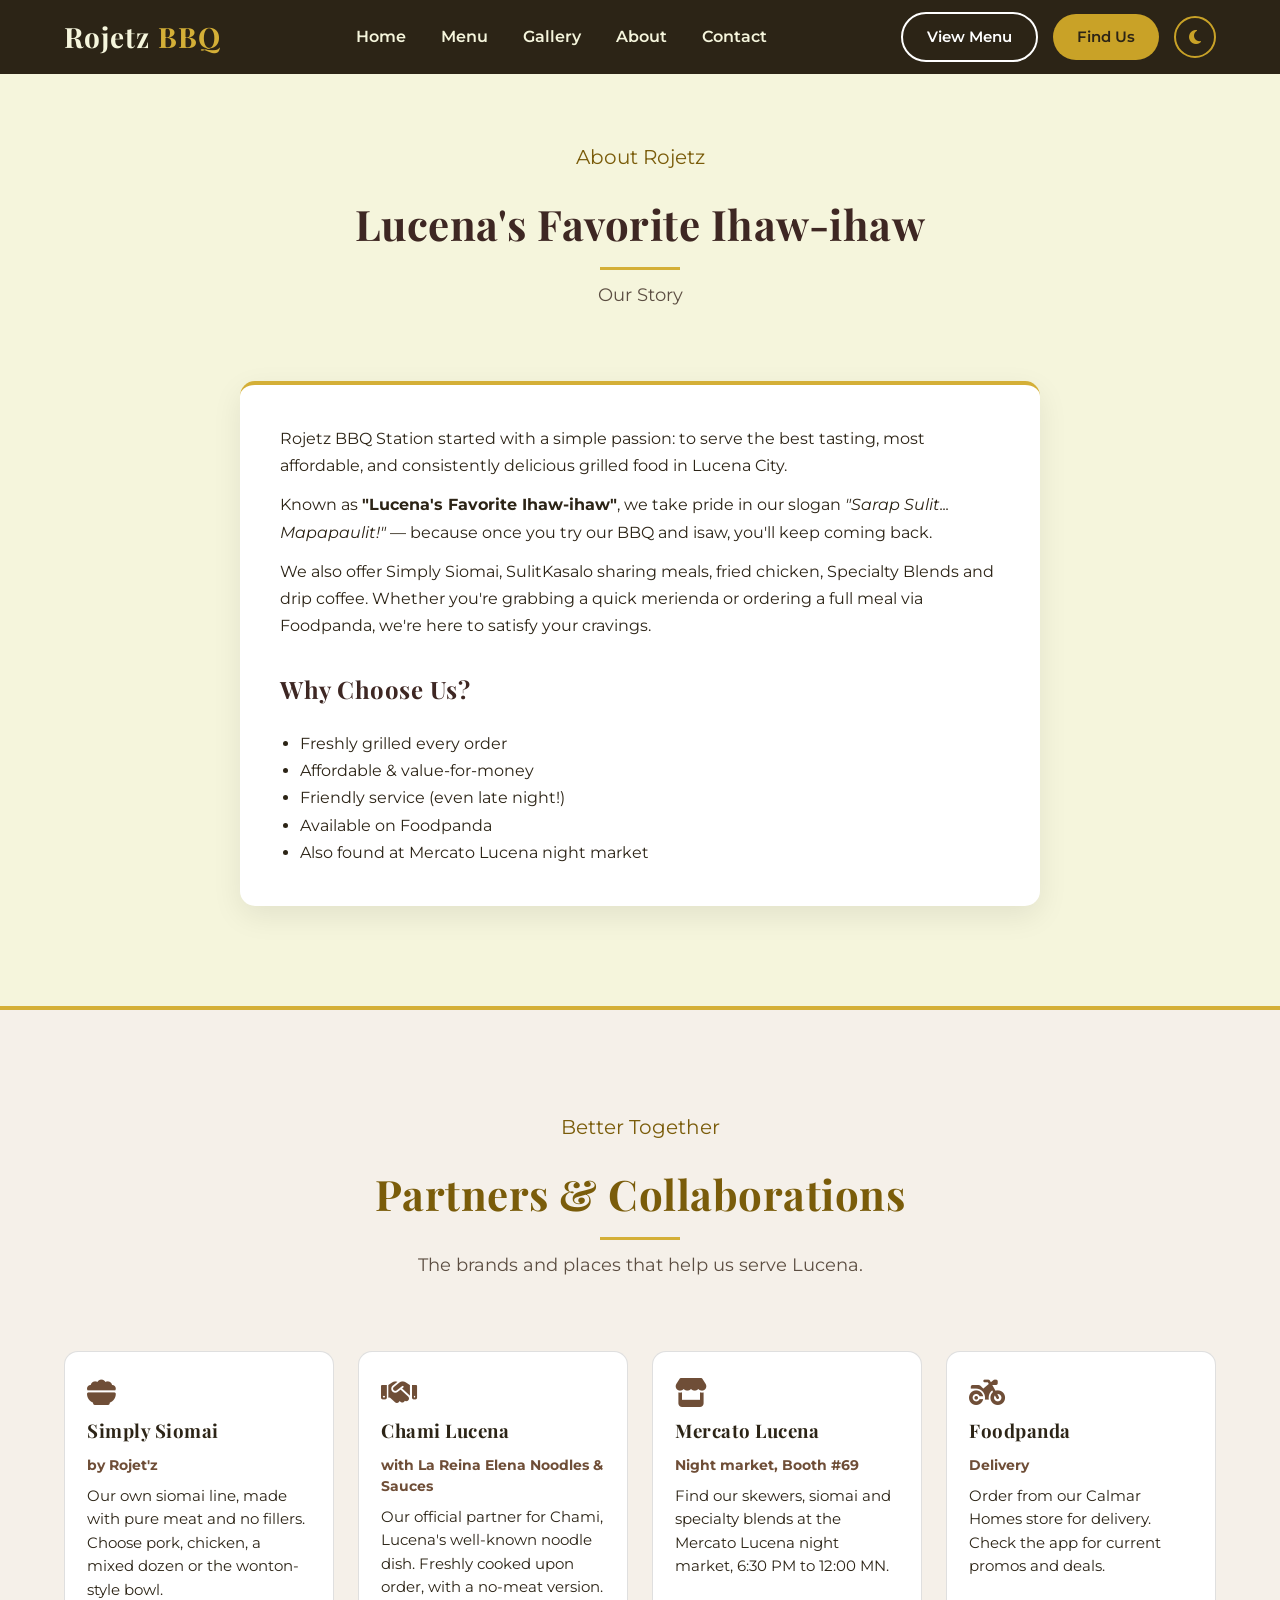
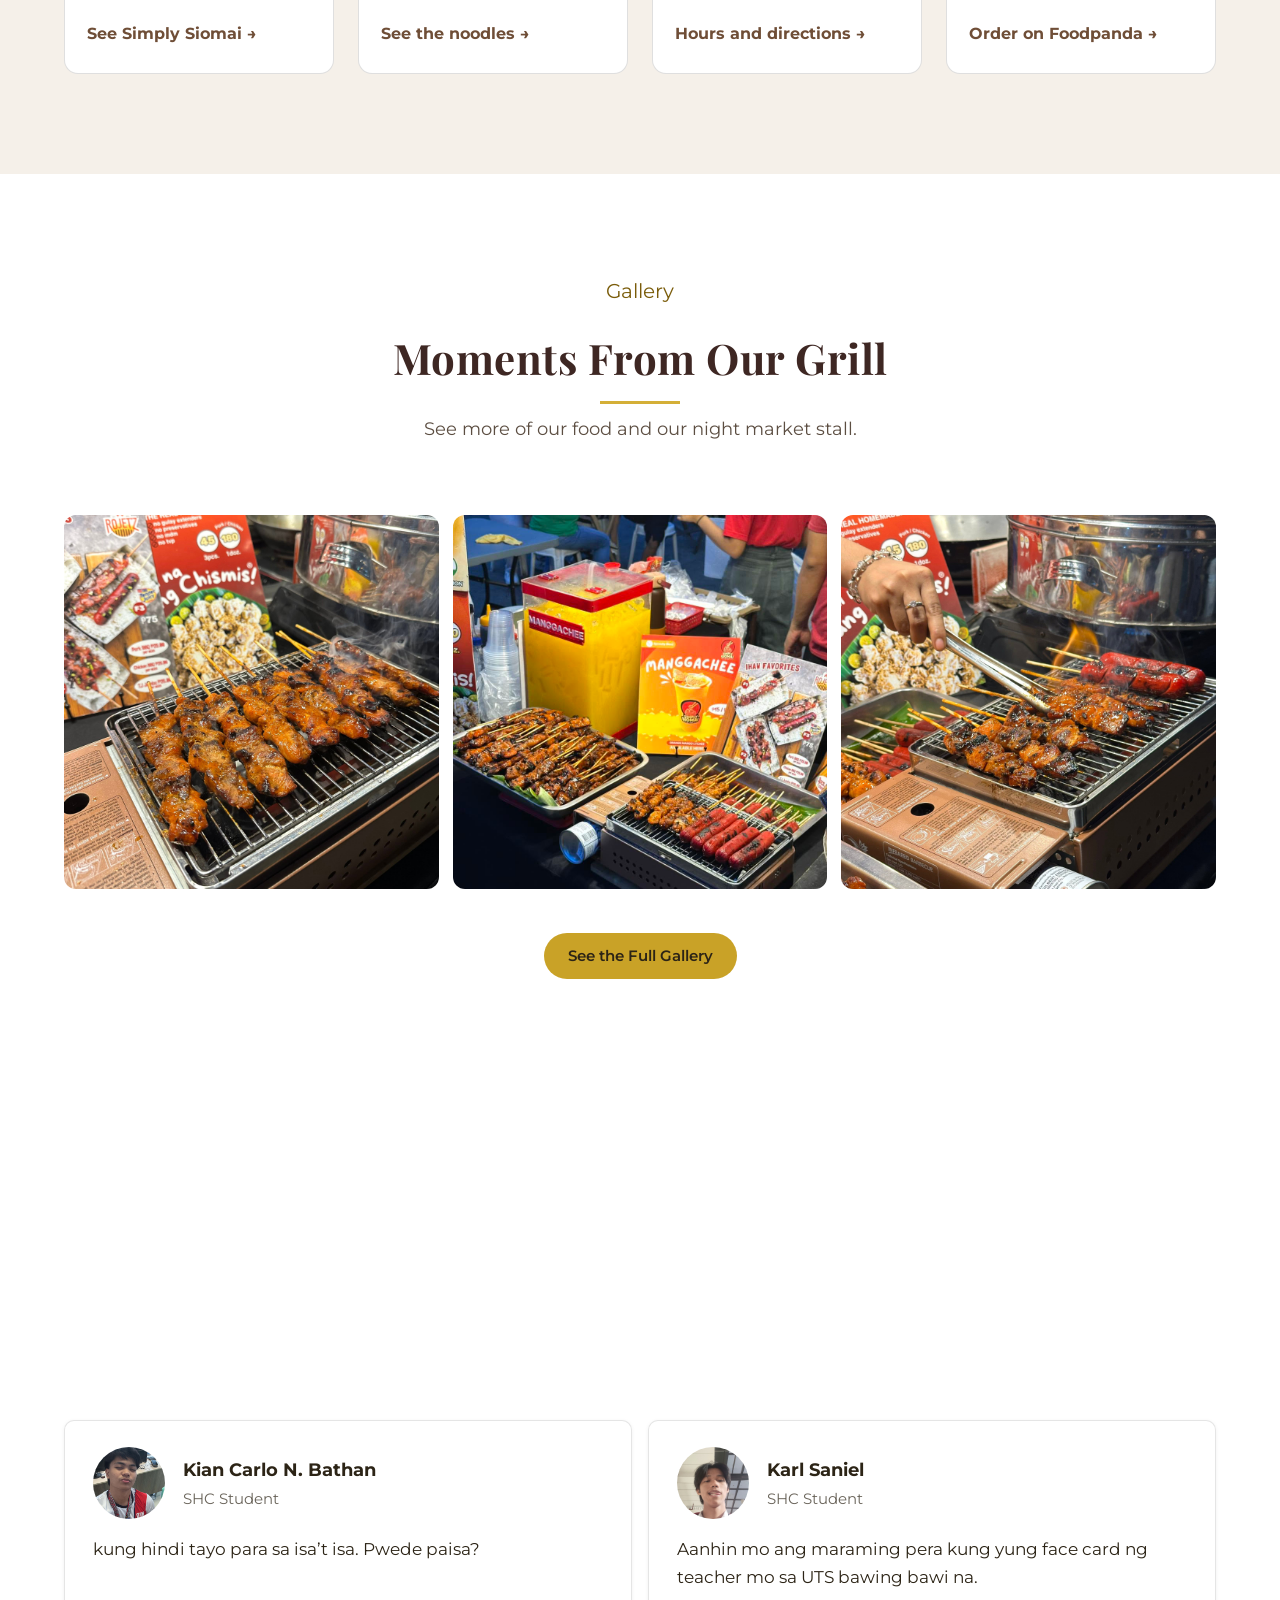
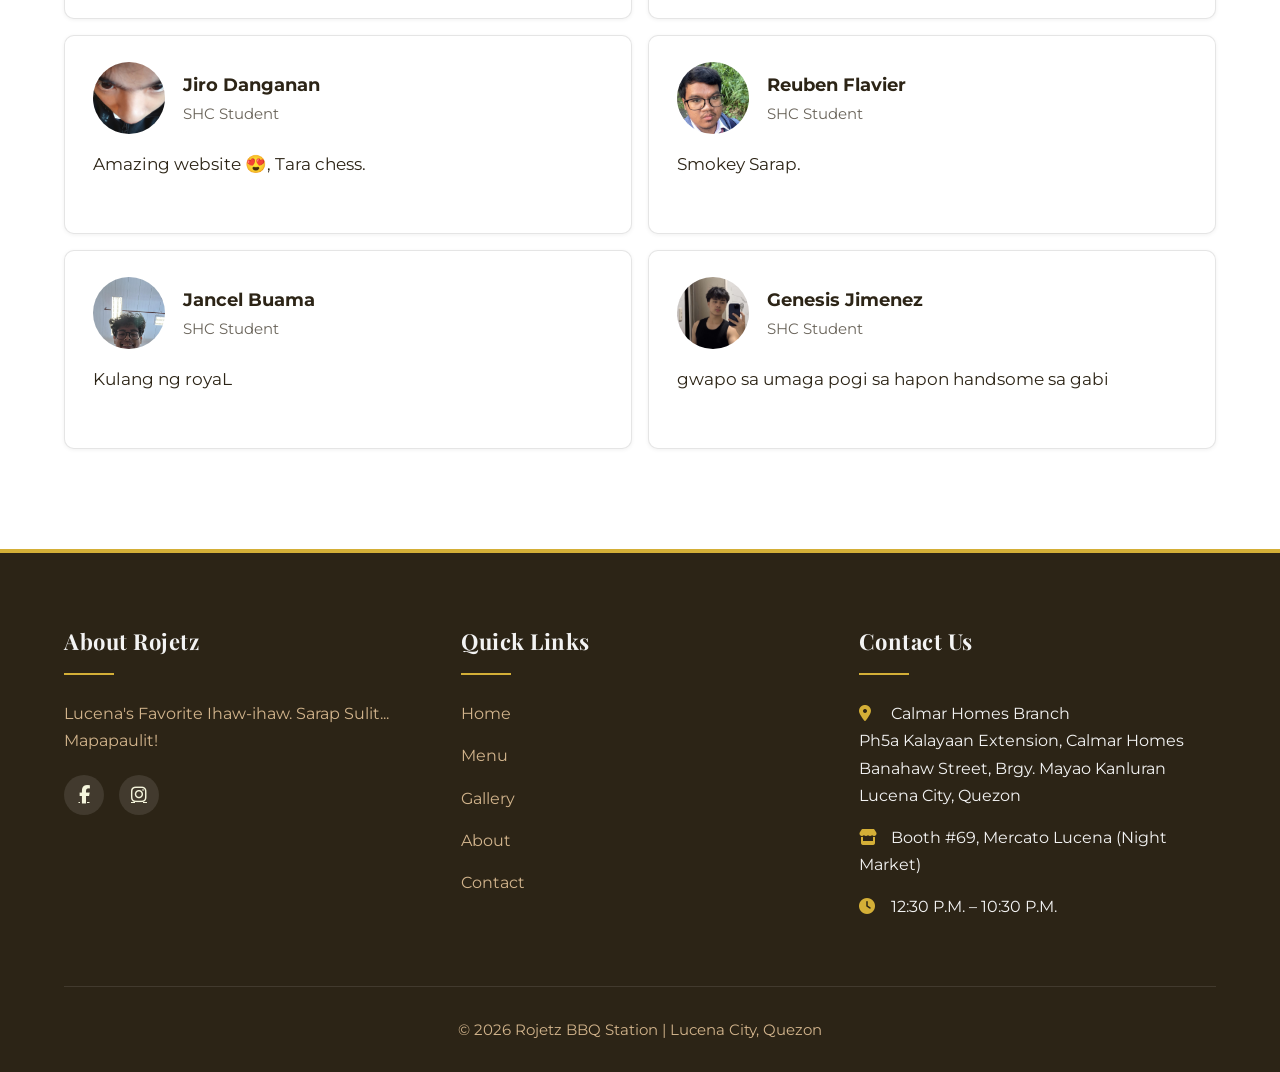
<file: about.html>
<!DOCTYPE html>
<html lang="en">
<head>
    <meta charset="UTF-8">
    <meta name="viewport" content="width=device-width, initial-scale=1.0">
    <title>About Us | Rojetz BBQ</title>
    <meta name="description" content="The story of Rojetz BBQ Station, Lucena's favorite ihaw-ihaw, plus our partners and collaborations. Affordable, freshly grilled BBQ, isaw and siomai in Lucena City.">
    <meta name="theme-color" content="#161515">
    <meta property="og:type" content="website">
    <meta property="og:title" content="About Us | Rojetz BBQ Station">
    <meta property="og:description" content="Sarap Sulit... Mapapaulit! Read the story of Lucena's favorite ihaw-ihaw.">
    <link rel="icon" href="logo.jpg">
    <link rel="stylesheet" href="styles.css">
    <link rel="preconnect" href="https://fonts.googleapis.com">
    <link rel="preconnect" href="https://fonts.gstatic.com" crossorigin>
    <link href="https://fonts.googleapis.com/css2?family=Montserrat:ital,wght@0,100..900;1,100..900&family=Playfair+Display:ital,wght@0,400..900;1,400..900&display=swap" rel="stylesheet">
    <link rel="stylesheet" href="https://cdnjs.cloudflare.com/ajax/libs/font-awesome/6.5.1/css/all.min.css">
</head>
<body>

    <div class="pageLoader" id="pageLoader">
        <div class="loaderCard">
            <div class="loaderLogo"><img src="logo.jpg" alt="Rojetz BBQ logo"></div>
            <div class="loaderDivider"></div>
            <div class="loaderName">Rojetz <span>BBQ</span></div>
            <div class="loaderFlames">
                <div class="flame"></div>
                <div class="flame"></div>
                <div class="flame"></div>
            </div>
        </div>
    </div>

    <header>
        <div class="container headerContainer">
            <a href="index.html" class="logo">
                <div class="logoText">Rojetz <span>BBQ</span></div>
            </a>
            <nav>
                <ul>
                    <li><a href="index.html">Home</a></li>
                    <li><a href="services.html">Menu</a></li>
                    <li><a href="gallery.html">Gallery</a></li>
                    <li><a href="about.html">About</a></li>
                    <li><a href="contact.html">Contact</a></li>
                </ul>
            </nav>
            <button class="hamburger" aria-label="Toggle menu">
                <span></span><span></span><span></span>
            </button>
            <div class="navButtons">
                <a href="services.html" class="button secondaryButton">View Menu</a>
                <a href="contact.html" class="button primaryButton">Find Us</a>
                <button class="themeButton" id="themeButton" aria-label="Toggle theme">
                    <i class="fas fa-moon"></i>
                </button>
            </div>
        </div>
        <div class="mobileMenu">
            <ul>
                <li><a href="index.html">Home</a></li>
                <li><a href="services.html">Menu</a></li>
                <li><a href="gallery.html">Gallery</a></li>
                <li><a href="about.html">About</a></li>
                <li><a href="contact.html">Contact</a></li>
            </ul>
            <div class="mobileMenuButtons">
                <a href="services.html" class="button secondaryButton">View Menu</a>
                <a href="contact.html" class="button primaryButton">Find Us</a>
                <button class="themeButton" id="themeButtonMobile" aria-label="Toggle theme">
                    <i class="fas fa-moon"></i>
                </button>
            </div>
        </div>
    </header>

    <section class="aboutIntro pageTop">
        <div class="container">
            <div class="sectionHeader">
                <div class="sectionLabel">About Rojetz</div>
                <h2 class="sectionTitle">Lucena's Favorite Ihaw-ihaw</h2>
                <p class="sectionText">Our Story</p>
            </div>
            <div class="introCard">
                <div class="introText">
                    <p>Rojetz BBQ Station started with a simple passion: to serve the best tasting, most affordable, and consistently delicious grilled food in Lucena City.</p>
                    <p>Known as <strong>"Lucena's Favorite Ihaw-ihaw"</strong>, we take pride in our slogan <em>"Sarap Sulit... Mapapaulit!"</em> — because once you try our BBQ and isaw, you'll keep coming back.</p>
                    <p>We also offer Simply Siomai, SulitKasalo sharing meals, fried chicken, Specialty Blends and drip coffee. Whether you're grabbing a quick merienda or ordering a full meal via Foodpanda, we're here to satisfy your cravings.</p>
                    <h3>Why Choose Us?</h3>
                    <ul>
                        <li>Freshly grilled every order</li>
                        <li>Affordable & value-for-money</li>
                        <li>Friendly service (even late night!)</li>
                        <li>Available on Foodpanda</li>
                        <li>Also found at Mercato Lucena night market</li>
                    </ul>
                </div>
            </div>
        </div>
    </section>

    <section class="darkSection" id="partners">
        <div class="container">
            <div class="sectionHeader">
                <div class="sectionLabel">Better Together</div>
                <h2 class="sectionTitle">Partners &amp; Collaborations</h2>
                <p class="sectionText">The brands and places that help us serve Lucena.</p>
            </div>
            <div class="partnerGrid">
                <div class="partnerCard">
                    <i class="fa-solid fa-bowl-food"></i>
                    <h3>Simply Siomai</h3>
                    <p class="partnerLabel">by Rojet'z</p>
                    <p>Our own siomai line, made with pure meat and no fillers. Choose pork, chicken, a mixed dozen or the wonton-style bowl.</p>
                    <a href="services.html#simplySiomai">See Simply Siomai →</a>
                </div>
                <div class="partnerCard">
                    <i class="fa-solid fa-handshake"></i>
                    <h3>Chami Lucena</h3>
                    <p class="partnerLabel">with La Reina Elena Noodles & Sauces</p>
                    <p>Our official partner for Chami, Lucena's well-known noodle dish. Freshly cooked upon order, with a no-meat version.</p>
                    <a href="services.html#noodles">See the noodles →</a>
                </div>
                <div class="partnerCard">
                    <i class="fa-solid fa-store"></i>
                    <h3>Mercato Lucena</h3>
                    <p class="partnerLabel">Night market, Booth #69</p>
                    <p>Find our skewers, siomai and specialty blends at the Mercato Lucena night market, 6:30 PM to 12:00 MN.</p>
                    <a href="contact.html">Hours and directions →</a>
                </div>
                <div class="partnerCard">
                    <i class="fa-solid fa-motorcycle"></i>
                    <h3>Foodpanda</h3>
                    <p class="partnerLabel">Delivery</p>
                    <p>Order from our Calmar Homes store for delivery. Check the app for current promos and deals.</p>
                    <a href="https://www.foodpanda.ph/restaurant/e7ij/rojetz-bbq-station-calmar-homes?lat=13.9603&lng=121.61661" target="_blank" rel="noopener noreferrer">Order on Foodpanda →</a>
                </div>
            </div>
        </div>
    </section>

    <section class="lightSection">
        <div class="container">
            <div class="sectionHeader">
                <div class="sectionLabel">Gallery</div>
                <h2 class="sectionTitle">Moments From Our Grill</h2>
                <p class="sectionText">See more of our food and our night market stall.</p>
            </div>
            <div class="photoPreview photoPreviewThree">
                <a href="gallery.html"><img src="Grills.jpg" alt="All nine SulitKasalo meals in a grid" loading="lazy"></a>
                <a href="gallery.html"><img src="t4.jpg" alt="Rojetz BBQ stall with grilled skewers, hotdogs and Manggachee" loading="lazy"></a>
                <a href="gallery.html"><img src="Mercato Stall.jpg" alt="Chami noodles with vegetables and calamansi" loading="lazy"></a>
            </div>
            <div class="sectionAction"><a href="gallery.html" class="button primaryButton">See the Full Gallery</a></div>
        </div>
    </section>

    <section class="lightSection" id="reviews">
        <div class="container">
            <div class="sectionHeader">
                <div class="sectionLabel">Kind Words</div>
                <h2 class="sectionTitle">What Customers Say</h2>
                <p class="sectionText">Reviews of loyal customers.</p>
            </div>
            <div class="reviewList">
                <article class="reviewCard">
                    <img class="reviewPhoto" src="KianPogi.jpg" alt="Photo of Kian Carlo N. Bathan" loading="lazy">
                    <blockquote class="reviewBody">
                        <i class="fa-solid fa-quote-left"></i>
                        <p>kung hindi tayo para sa isa’t isa. Pwede paisa?</p>
                        <div class="reviewAuthor"><strong>Kian Carlo N. Bathan</strong><span>SHC Student</span></div>
                    </blockquote>
                </article>
                <article class="reviewCard">
                    <img class="reviewPhoto" src="KuyaPogi.jpg" alt="Photo of Karl Saniel" loading="lazy">
                    <blockquote class="reviewBody">
                        <i class="fa-solid fa-quote-left"></i>
                        <p>Aanhin mo ang maraming pera kung yung face card ng teacher mo sa UTS bawing bawi na.</p>
                        <div class="reviewAuthor"><strong>Karl Saniel</strong><span>SHC Student</span></div>
                    </blockquote>
                </article>
                <article class="reviewCard">
                    <img class="reviewPhoto" src="arat chess.jpg" alt="Photo of Jiro Danganan" loading="lazy">
                    <blockquote class="reviewBody">
                        <i class="fa-solid fa-quote-left"></i>
                        <p>Amazing website 😍, Tara chess.</p>
                        <div class="reviewAuthor"><strong>Jiro Danganan</strong><span>SHC Student</span></div>
                    </blockquote>
                </article>
                <article class="reviewCard">
                    <img class="reviewPhoto" src="checkmatein26.jpg" alt="Photo of Reuben Flavier" loading="lazy">
                    <blockquote class="reviewBody">
                        <i class="fa-solid fa-quote-left"></i>
                        <p>Smokey Sarap.</p>
                        <div class="reviewAuthor"><strong>Reuben Flavier</strong><span>SHC Student</span></div>
                    </blockquote>
                </article>
                <article class="reviewCard">
                    <img class="reviewPhoto" src="royalmaster.jpg" alt="Photo of Jancel Buama" loading="lazy">
                    <blockquote class="reviewBody">
                        <i class="fa-solid fa-quote-left"></i>
                        <p>Kulang ng royaL</p>
                        <div class="reviewAuthor"><strong>Jancel Buama</strong><span>SHC Student</span></div>
                    </blockquote>
                </article>
                <article class="reviewCard">
                    <img class="reviewPhoto" src="GenePogi.jpg" alt="Photo of Genesis Jimenez" loading="lazy">
                    <blockquote class="reviewBody">
                        <i class="fa-solid fa-quote-left"></i>
                        <p>gwapo sa umaga pogi sa hapon handsome sa gabi</p>
                        <div class="reviewAuthor"><strong>Genesis Jimenez</strong><span>SHC Student</span></div>
                    </blockquote>
                </article>
            </div>
        </div>
    </section>

    <footer>
        <div class="container">
            <div class="footerContent">
                <div class="footerColumn">
                    <h3>About Rojetz</h3>
                    <p class="footerTagline">Lucena's Favorite Ihaw-ihaw. Sarap Sulit... Mapapaulit!</p>
                    <div class="socialLinks">
                        <a href="https://www.facebook.com/rojetzbbqstation" target="_blank" rel="noopener noreferrer" aria-label="Facebook"><i class="fab fa-facebook-f"></i></a>
                        <a href="https://www.instagram.com/rojetzbbqstation" target="_blank" rel="noopener noreferrer" aria-label="Instagram"><i class="fab fa-instagram"></i></a>
                    </div>
                </div>
                <div class="footerColumn">
                    <h3>Quick Links</h3>
                    <ul class="footerLinks">
                        <li><a href="index.html">Home</a></li>
                        <li><a href="services.html">Menu</a></li>
                        <li><a href="gallery.html">Gallery</a></li>
                        <li><a href="about.html">About</a></li>
                        <li><a href="contact.html">Contact</a></li>
                    </ul>
                </div>
                <div class="footerColumn">
                    <h3>Contact Us</h3>
                    <ul class="footerLinks">
                        <li><i class="fa-solid fa-location-dot"></i> Calmar Homes Branch<br>Ph5a Kalayaan Extension, Calmar Homes<br>Banahaw Street, Brgy. Mayao Kanluran<br>Lucena City, Quezon</li>
                        <li><i class="fa-solid fa-store"></i> Booth #69, Mercato Lucena (Night Market)</li>
                        <li><i class="fa-solid fa-clock"></i> 12:30 P.M. – 10:30 P.M.</li>
                    </ul>
                </div>
            </div>
            <div class="copyright">&copy; <span id="currentYear">2026</span> Rojetz BBQ Station | Lucena City, Quezon</div>
        </div>
    </footer>

    <script src="script.js"></script>
</body>
</html>
</file>
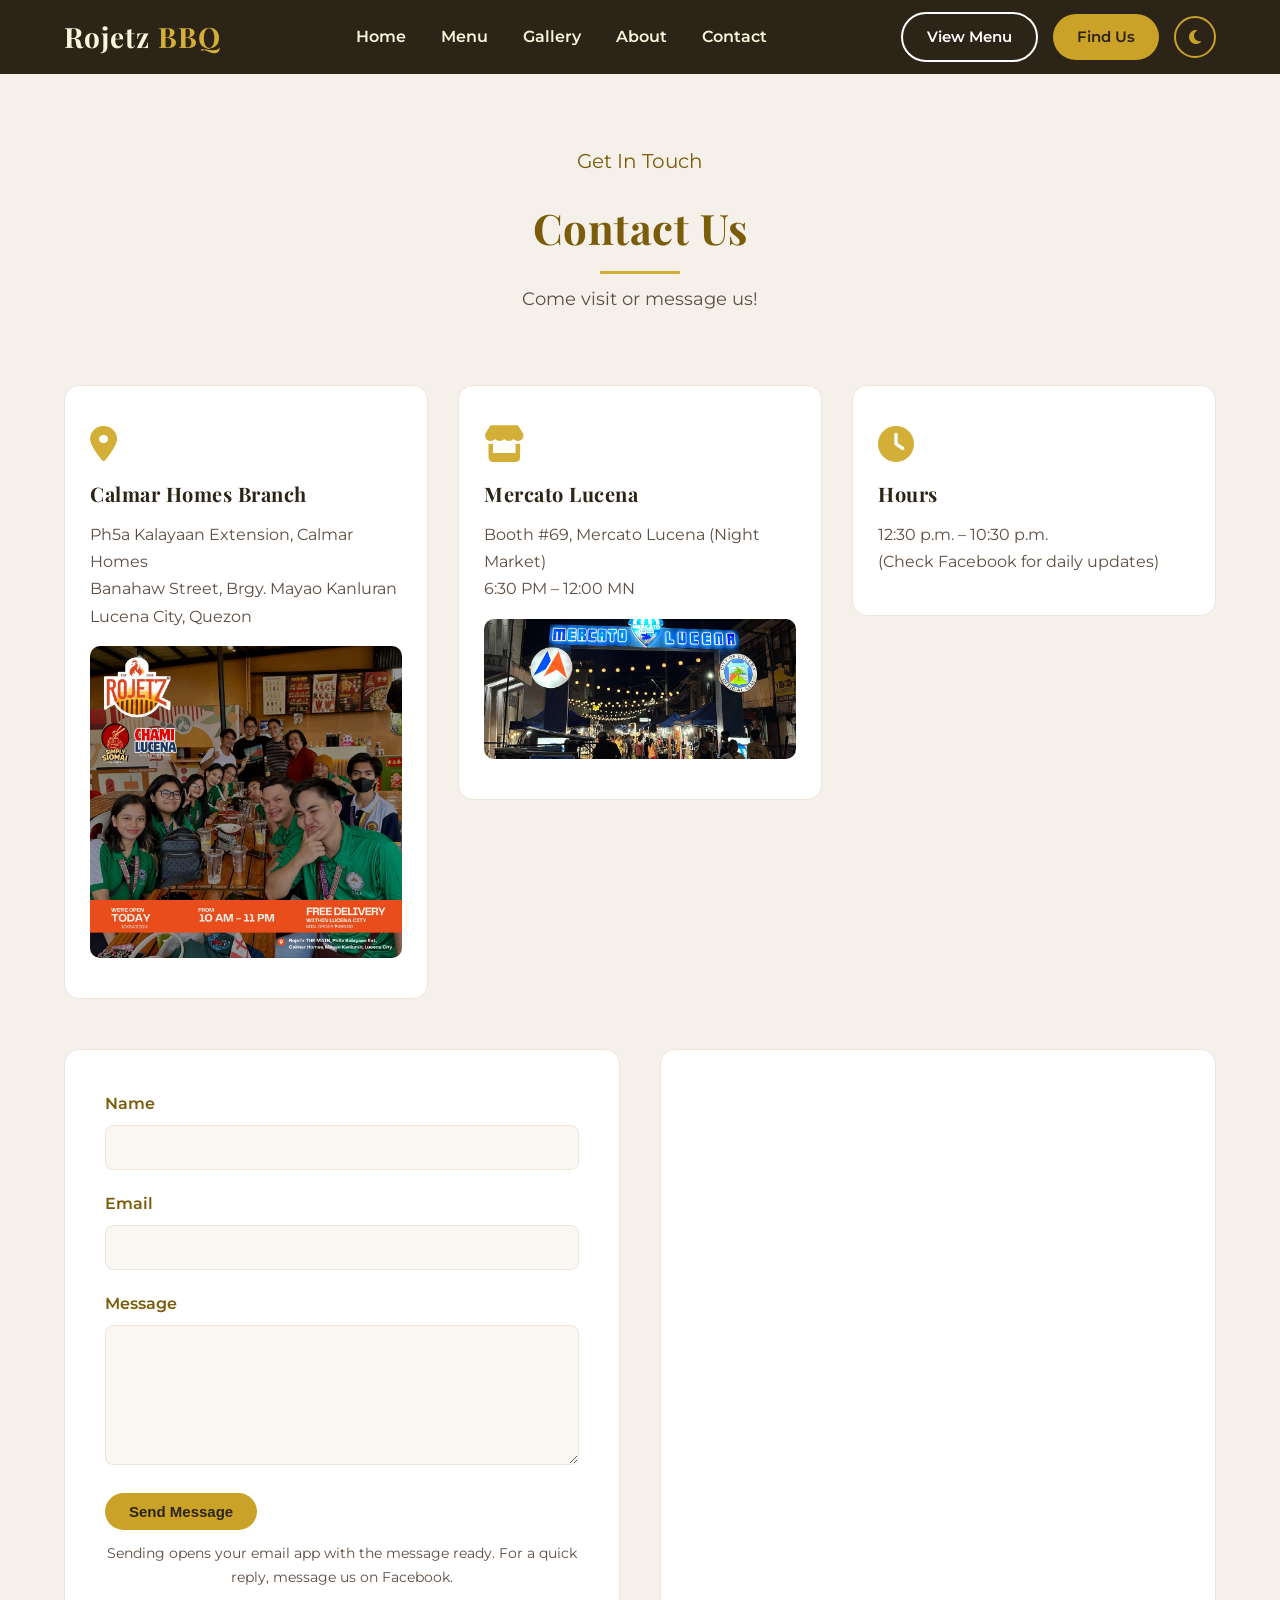
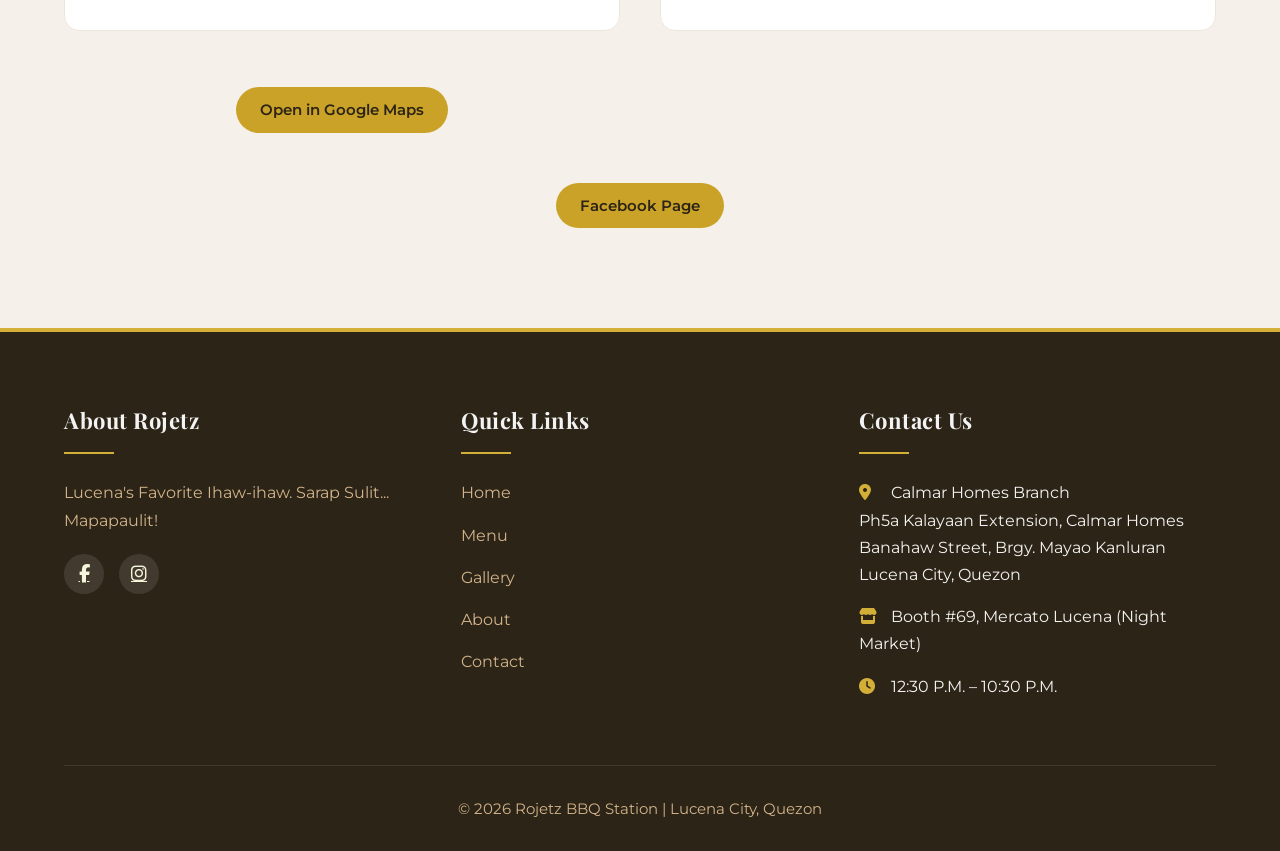
<file: contact.html>
<!DOCTYPE html>
<html lang="en">
<head>
    <meta charset="UTF-8">
    <meta name="viewport" content="width=device-width, initial-scale=1.0">
    <title>Contact | Rojetz BBQ</title>
    <meta name="description" content="Find Rojetz BBQ Station in Lucena City: the Calmar Homes branch and Booth #69 at Mercato Lucena night market. Hours, map and contact form.">
    <meta name="theme-color" content="#161515">
    <meta property="og:type" content="website">
    <meta property="og:title" content="Contact | Rojetz BBQ Station">
    <meta property="og:description" content="Visit us at Calmar Homes or Mercato Lucena night market, or send us a message.">
    <link rel="icon" href="logo.jpg">
    <link rel="stylesheet" href="styles.css">
    <link rel="preconnect" href="https://fonts.googleapis.com">
    <link rel="preconnect" href="https://fonts.gstatic.com" crossorigin>
    <link href="https://fonts.googleapis.com/css2?family=Montserrat:ital,wght@0,100..900;1,100..900&family=Playfair+Display:ital,wght@0,400..900;1,400..900&display=swap" rel="stylesheet">
    <link rel="stylesheet" href="https://cdnjs.cloudflare.com/ajax/libs/font-awesome/6.5.1/css/all.min.css">
</head>
<body>

    <div class="pageLoader" id="pageLoader">
        <div class="loaderCard">
            <div class="loaderLogo"><img src="logo.jpg" alt="Rojetz BBQ logo"></div>
            <div class="loaderDivider"></div>
            <div class="loaderName">Rojetz <span>BBQ</span></div>
            <div class="loaderFlames">
                <div class="flame"></div>
                <div class="flame"></div>
                <div class="flame"></div>
            </div>
        </div>
    </div>

    <header>
        <div class="container headerContainer">
            <a href="index.html" class="logo">
                <div class="logoText">Rojetz <span>BBQ</span></div>
            </a>
            <nav>
                <ul>
                    <li><a href="index.html">Home</a></li>
                    <li><a href="services.html">Menu</a></li>
                    <li><a href="gallery.html">Gallery</a></li>
                    <li><a href="about.html">About</a></li>
                    <li><a href="contact.html">Contact</a></li>
                </ul>
            </nav>
            <button class="hamburger" aria-label="Toggle menu">
                <span></span><span></span><span></span>
            </button>
            <div class="navButtons">
                <a href="services.html" class="button secondaryButton">View Menu</a>
                <a href="contact.html" class="button primaryButton">Find Us</a>
                <button class="themeButton" id="themeButton" aria-label="Toggle theme">
                    <i class="fas fa-moon"></i>
                </button>
            </div>
        </div>
        <div class="mobileMenu">
            <ul>
                <li><a href="index.html">Home</a></li>
                <li><a href="services.html">Menu</a></li>
                <li><a href="gallery.html">Gallery</a></li>
                <li><a href="about.html">About</a></li>
                <li><a href="contact.html">Contact</a></li>
            </ul>
            <div class="mobileMenuButtons">
                <a href="services.html" class="button secondaryButton">View Menu</a>
                <a href="contact.html" class="button primaryButton">Find Us</a>
                <button class="themeButton" id="themeButtonMobile" aria-label="Toggle theme">
                    <i class="fas fa-moon"></i>
                </button>
            </div>
        </div>
    </header>

    <section class="contactSection pageTop">
        <div class="container">
            <div class="sectionHeader">
                <div class="sectionLabel">Get In Touch</div>
                <h2 class="sectionTitle">Contact Us</h2>
                <p class="sectionText">Come visit or message us!</p>
            </div>

            <div class="contactCards">
                <div class="contactCard">
                    <i class="fa-solid fa-location-dot"></i>
                    <h3>Calmar Homes Branch</h3>
                    <p>Ph5a Kalayaan Extension, Calmar Homes<br>Banahaw Street, Brgy. Mayao Kanluran<br>Lucena City, Quezon</p>
                    <img class="contactPhoto contactPhotoSquare" src="Banner.jpg" alt="Rojet'z The Main, Ph5a Kalayaan Ext., Calmar Homes: free delivery within Lucena City" loading="lazy">
                </div>
                <div class="contactCard">
                    <i class="fa-solid fa-store"></i>
                    <h3>Mercato Lucena</h3>
                    <p>Booth #69, Mercato Lucena (Night Market)<br>6:30 PM – 12:00 MN</p>
                    <img class="contactPhoto" src="merc.jpg" alt="Mercato Lucena night market entrance at night" loading="lazy">
                </div>
                <div class="contactCard">
                    <i class="fa-solid fa-clock"></i>
                    <h3>Hours</h3>
                    <p>12:30 p.m. – 10:30 p.m. <br>(Check Facebook for daily updates)</p>
                </div>
            </div>

            <div class="contactLayout">
                <form id="contactForm" class="formPanel" novalidate>
                    <div class="formField">
                        <label for="contactName">Name</label>
                        <input type="text" id="contactName" autocomplete="name">
                        <small id="nameError" class="fieldError"></small>
                    </div>
                    <div class="formField">
                        <label for="contactEmail">Email</label>
                        <input type="email" id="contactEmail" autocomplete="email">
                        <small id="emailError" class="fieldError"></small>
                    </div>
                    <div class="formField">
                        <label for="contactMessage">Message</label>
                        <textarea id="contactMessage" rows="6"></textarea>
                        <small id="messageError" class="fieldError"></small>
                    </div>
                    <button type="submit" class="button primaryButton">Send Message</button>
                    <p class="formNote">Sending opens your email app with the message ready. For a quick reply, message us on Facebook.</p>
                </form>

                <div id="formReceipt" class="formPanel receiptPanel" tabindex="-1" aria-live="polite" hidden>
                    <div class="receiptIcon"><i class="fa-solid fa-circle-check"></i></div>
                    <h3>Your message is ready</h3>
                    <p class="receiptHint">Press <strong>Send</strong> in your email app to deliver it.</p>
                    <dl>
                        <div><dt>Name</dt><dd id="receiptName"></dd></div>
                        <div><dt>Email</dt><dd id="receiptEmail"></dd></div>
                        <div><dt>Message</dt><dd id="receiptMessage"></dd></div>
                    </dl>
                    <button type="button" class="button primaryButton" id="newMessageButton">Send Another Message</button>
                    <p class="formNote">Need a fast reply? Message us on Facebook.</p>
                </div>

                <div class="mapBox">
                    <iframe
                    src="https://www.google.com/maps/embed?pb=!1m18!1m12!1m3!1d15488.799176970899!2d121.63885145474936!3d13.946706287503225!2m3!1f0!2f0!3f0!3m2!1i1024!2i768!4f13.1!3m3!1m2!1s0x33bd4d231a643d05%3A0xde83309dc49ecf62!2sRojet%E2%80%99z%20BBQ%20Station!5e0!3m2!1sen!2sph!4v1793985637470!5m2!1sen!2sph"
                    title="Map of Rojet'z BBQ Station"
                    width="100%"
                    height="450"
                    allowfullscreen=""
                    loading="lazy"
                    referrerpolicy="strict-origin-when-cross-origin"></iframe>
                </div>
                <p class="mapLinkRow">
                    <a href="https://maps.app.goo.gl/voi5ETFKDDvrAwhAA"
                    target="_blank"
                    rel="noopener noreferrer"
                    class="button primaryButton">Open in Google Maps</a>
                </p>
            </div>

            <div class="facebookRow">
                <a href="https://www.facebook.com/rojetzbbqstation" target="_blank" rel="noopener noreferrer" class="button primaryButton">Facebook Page</a>
            </div>
        </div>
    </section>

    <footer>
        <div class="container">
            <div class="footerContent">
                <div class="footerColumn">
                    <h3>About Rojetz</h3>
                    <p class="footerTagline">Lucena's Favorite Ihaw-ihaw. Sarap Sulit... Mapapaulit!</p>
                    <div class="socialLinks">
                        <a href="https://www.facebook.com/rojetzbbqstation" target="_blank" rel="noopener noreferrer" aria-label="Facebook"><i class="fab fa-facebook-f"></i></a>
                        <a href="https://www.instagram.com/rojetzbbqstation" target="_blank" rel="noopener noreferrer" aria-label="Instagram"><i class="fab fa-instagram"></i></a>
                    </div>
                </div>
                <div class="footerColumn">
                    <h3>Quick Links</h3>
                    <ul class="footerLinks">
                        <li><a href="index.html">Home</a></li>
                        <li><a href="services.html">Menu</a></li>
                        <li><a href="gallery.html">Gallery</a></li>
                        <li><a href="about.html">About</a></li>
                        <li><a href="contact.html">Contact</a></li>
                    </ul>
                </div>
                <div class="footerColumn">
                    <h3>Contact Us</h3>
                    <ul class="footerLinks">
                        <li><i class="fa-solid fa-location-dot"></i> Calmar Homes Branch<br>Ph5a Kalayaan Extension, Calmar Homes<br>Banahaw Street, Brgy. Mayao Kanluran<br>Lucena City, Quezon</li>
                        <li><i class="fa-solid fa-store"></i> Booth #69, Mercato Lucena (Night Market)</li>
                        <li><i class="fa-solid fa-clock"></i> 12:30 P.M. – 10:30 P.M.</li>
                    </ul>
                </div>
            </div>
            <div class="copyright">&copy; <span id="currentYear">2026</span> Rojetz BBQ Station | Lucena City, Quezon</div>
        </div>
    </footer>

    <script src="script.js"></script>
</body>
</html>
</file>
<file: styles.css>
:root {
    --darkBrown: #3E2723;
    --mediumBrown: #6F4E37;
    --tan: #D2B48C;
    --cream: #F5F5DC;
    --gold: #D4AF37;
    --textDark: #2C2416;
    --textLight: #f3f3f3;
}

* {
    margin: 0;
    padding: 0;
    box-sizing: border-box;
}

body {
    font-family: 'Montserrat', sans-serif;
    background: var(--cream);
    color: var(--textDark);
    line-height: 1.7;
    overflow-x: hidden;
}

.container {
    width: 90%;
    max-width: 1200px;
    margin: 0 auto;
}

section[id],
#home {
    scroll-margin-top: 80px;
}

h1,
h2,
h3,
h4 {
    font-family: 'Playfair Display', serif;
    font-weight: 700;
    letter-spacing: 0.5px;
}

header {
    background: #161515;
    position: fixed;
    width: 100%;
    top: 0;
    z-index: 1000;
    padding: 12px 0;
    transition: all 0.4s ease;
}

.headerContainer {
    display: flex;
    justify-content: space-between;
    align-items: center;
}

.logo {
    display: flex;
    align-items: center;
    text-decoration: none;
}

.logoText {
    font-family: 'Playfair Display', serif;
    font-size: 28px;
    font-weight: 700;
    color: var(--cream);
    letter-spacing: 1px;
}

.logoText span {
    color: var(--gold);
}

nav ul {
    display: flex;
    list-style: none;
    gap: 35px;
}

nav a {
    text-decoration: none;
    color: var(--cream);
    font-weight: 600;
    font-size: 16px;
    position: relative;
    padding: 5px 0;
    transition: all 0.3s ease;
}

nav a::after {
    content: '';
    position: absolute;
    bottom: 0;
    left: 0;
    width: 0;
    height: 2px;
    background: var(--gold);
    transition: width 0.3s ease;
}

nav a:hover {
    color: var(--gold);
}

nav a:hover::after {
    width: 100%;
}

.navButtons {
    display: flex;
    gap: 15px;
    align-items: center;
}

.hamburger {
    display: none;
    flex-direction: column;
    gap: 5px;
    background: none;
    border: none;
    cursor: pointer;
    padding: 5px;
    z-index: 1001;
}

.hamburger span {
    display: block;
    width: 25px;
    height: 3px;
    background: var(--gold);
    border-radius: 2px;
    transition: all 0.3s ease;
}

.hamburger.active span:nth-child(1) {
    transform: translateY(8px) rotate(45deg);
}

.hamburger.active span:nth-child(2) {
    opacity: 0;
}

.hamburger.active span:nth-child(3) {
    transform: translateY(-8px) rotate(-45deg);
}

.mobileMenu {
    display: none;
    background: #161515;
    padding: 20px;
    border-top: 1px solid rgba(255, 255, 255, 0.1);
}

.mobileMenu.active {
    display: block;
}

.mobileMenu ul {
    list-style: none;
    margin-bottom: 20px;
}

.mobileMenu ul li {
    margin-bottom: 15px;
}

.mobileMenu ul a {
    color: var(--cream);
    text-decoration: none;
    font-weight: 600;
    font-size: 18px;
}

.mobileMenuButtons {
    display: flex;
    flex-direction: column;
    gap: 12px;
}

.button {
    display: inline-block;
    padding: 10px 24px;
    border-radius: 30px;
    text-decoration: none;
    font-weight: 600;
    transition: all 0.3s ease;
    cursor: pointer;
    border: none;
    font-size: 15px;
}

.primaryButton {
    background: var(--mediumBrown);
    color: white;
}

.primaryButton:hover {
    background: var(--darkBrown);
    transform: translateY(-3px);
}

.secondaryButton {
    background: transparent;
    color: var(--mediumBrown);
    border: 2px solid var(--mediumBrown);
}

.secondaryButton:hover {
    background: rgba(111, 78, 55, 0.1);
    transform: translateY(-3px);
}

.button:disabled {
    opacity: 0.45;
    cursor: not-allowed;
}

.button:disabled:hover {
    transform: none;
}

header .secondaryButton,
.mobileMenu .secondaryButton {
    color: var(--cream);
    border-color: var(--cream);
}

header .secondaryButton:hover,
.mobileMenu .secondaryButton:hover {
    background: rgba(245, 245, 220, 0.12);
}

.themeButton {
    background: transparent;
    border: 2px solid var(--gold);
    color: var(--gold);
    width: 42px;
    height: 42px;
    border-radius: 50%;
    display: flex;
    align-items: center;
    justify-content: center;
    cursor: pointer;
    font-size: 16px;
    transition: all 0.3s ease;
}

.themeButton:hover {
    background: var(--gold);
    color: #161515;
}

.hero {
    height: auto;
    min-height: 100vh;
    display: flex;
    align-items: center;
    position: relative;
    overflow: hidden;
    padding: 110px 0 70px;
}

.hero::before {
    content: '';
    position: absolute;
    inset: 0;
    background: linear-gradient(135deg, #0B0705 0%, #1a1210 100%);
    z-index: -1;
}

.heroVideo {
    position: absolute;
    inset: 0;
    width: 100%;
    height: 100%;
    object-fit: cover;
    z-index: -1;
    filter: brightness(0.38) saturate(1.1);
    pointer-events: none;
}

.hero::after {
    content: '';
    position: absolute;
    inset: 0;
    z-index: -1;
    background: radial-gradient(circle at 78% 42%, rgba(212, 175, 55, 0.16), transparent 55%);
    pointer-events: none;
}

.hero .container {
    display: flex;
    align-items: center;
    justify-content: space-between;
    gap: 40px;
}

.heroContent {
    max-width: 600px;
    color: var(--textLight);
    animation: fadeInUp 1s ease-out;
}

.heroLabel {
    display: inline-block;
    font-size: 14px;
    font-weight: 600;
    letter-spacing: 2px;
    text-transform: uppercase;
    color: var(--gold);
    margin-bottom: 15px;
}

.heroLabel::before {
    content: '';
    display: inline-block;
    width: 50px;
    height: 2px;
    background: var(--gold);
    margin-right: 12px;
    vertical-align: middle;
}

.heroTitle {
    font-family: 'Playfair Display', serif;
    font-size: 3.8rem;
    font-weight: 700;
    line-height: 1.15;
    margin-bottom: 20px;
    color: white;
}

.heroTitle span {
    color: var(--gold);
    font-size: 2.4rem;
}

.heroText {
    font-size: 1.1rem;
    color: #d1c7b8;
    margin-bottom: 30px;
    max-width: 480px;
}

.heroButtons {
    display: flex;
    flex-wrap: wrap;
    gap: 12px;
}

.heroButtons .secondaryButton {
    color: var(--gold);
    border-color: var(--gold);
    background: transparent;
}

.heroButtons .secondaryButton:hover {
    background: rgba(212, 175, 55, 0.15);
    color: var(--gold);
    border-color: var(--gold);
}

.heroImages {
    flex: 1;
    max-width: 500px;
    position: relative;
    animation: fadeInUp 1s ease-out 0.3s both;
}

.heroImages img {
    width: 100%;
    height: auto;
    max-height: 72vh;
    border-radius: 20px;
    box-shadow: 0 20px 50px rgba(0, 0, 0, 0.5);
    object-fit: cover;
}

.heroImages .heroInset {
    position: absolute;
    left: -8%;
    bottom: -5%;
    width: 46%;
    aspect-ratio: 1;
    object-fit: cover;
    border: 4px solid var(--gold);
    border-radius: 16px;
    box-shadow: 0 18px 40px rgba(0, 0, 0, 0.55);
}

.menuSection,
.darkSection,
.contactSection {
    background: #161515;
    border-top: 4px solid var(--gold);
}

.lightSection,
.storySection,
.closingSection,
.aboutIntro {
    background: var(--cream);
}

.storySection,
.closingSection,
.aboutIntro {
    padding: 100px 0;
}

.menuSection {
    padding: 120px 0;
    position: relative;
}

.sectionHeader {
    text-align: center;
    max-width: 700px;
    margin: 0 auto 70px;
}

.sectionLabel {
    font-size: 20px;
    color: var(--gold);
    margin-bottom: 15px;
}

.sectionTitle {
    font-size: 42px;
    color: var(--gold);
    margin-bottom: 20px;
    position: relative;
    display: inline-block;
}

.sectionTitle::after {
    content: '';
    position: absolute;
    bottom: -10px;
    left: 50%;
    transform: translateX(-50%);
    width: 80px;
    height: 3px;
    background: var(--gold);
}

.sectionText {
    font-size: 18px;
    color: var(--textLight);
}

.sectionAction {
    text-align: center;
    margin-top: 44px;
}

.darkSection,
.lightSection {
    padding: 100px 0;
    position: relative;
}

.darkSection {
    color: var(--textLight);
}

.darkSection .sectionTitle {
    color: var(--gold);
}

.darkSection .sectionText {
    color: var(--textLight);
}

.lightSection {
    color: var(--textDark);
}

.lightSection .sectionTitle {
    color: var(--darkBrown);
}

.lightSection .sectionLabel {
    color: #7A5C0A;
}

.lightSection .sectionText {
    color: var(--textDark);
}

section.pageTop {
    padding-top: 140px;
}

.categoryTitle {
    color: var(--gold);
    font-size: 24px;
    margin: 50px 0 25px;
    text-align: left;
}

.categoryNote {
    margin: -6px 0 22px;
    opacity: 0.8;
    font-size: 0.95rem;
    color: #d1c7b8;
}

.menuGrid {
    display: grid;
    grid-template-columns: repeat(3, 1fr);
    gap: 30px;
}

.menuCard {
    display: flex;
    flex-direction: column;
    height: 100%;
    background: var(--darkBrown);
    border-radius: 15px;
    overflow: hidden;
    transition: all 0.4s ease;
    position: relative;
}

.menuCard:hover {
    transform: translateY(-15px);
    border: 2px solid var(--gold);
}

.menuCardImage {
    height: 220px;
    flex-shrink: 0;
    overflow: hidden;
}

.menuCardImage img {
    width: 100%;
    height: 100%;
    object-fit: cover;
    transition: transform 0.5s ease;
}

.menuCardImage .focusLeft {
    object-position: left center;
}

.menuCardImage .focusRight {
    object-position: right center;
}

.menuCard:hover .menuCardImage img {
    transform: scale(1.05);
}

.menuCardBody {
    display: flex;
    flex-direction: column;
    flex: 1;
    padding: 25px;
    position: relative;
}

.menuCardTag {
    position: absolute;
    top: -20px;
    right: 25px;
    background: var(--gold);
    color: var(--textDark);
    padding: 8px 18px;
    border-radius: 20px;
    font-weight: 600;
    font-size: 14px;
}

.menuCardTitle {
    font-size: 24px;
    color: var(--textLight);
    margin-bottom: 10px;
}

.menuCardText {
    color: var(--textLight);
    margin-bottom: 20px;
    font-size: 16px;
}

.menuCardFooter {
    display: flex;
    justify-content: space-between;
    align-items: center;
    margin-top: auto;
    padding-top: 12px;
}

.menuCardPrice {
    font-size: 24px;
    font-weight: 700;
    color: var(--gold);
}

.addToCartButton {
    background: var(--gold);
    color: #2C2416;
    border: none;
    padding: 8px 16px;
    border-radius: 20px;
    font-weight: 600;
    font-size: 14px;
    cursor: pointer;
    transition: all 0.3s ease;
    margin-top: 12px;
    width: 100%;
}

.addToCartButton:hover {
    background: #c9a227;
    transform: translateY(-2px);
}

.menuFilterBar {
    position: sticky;
    top: 72px;
    z-index: 900;
    background: #161515;
    margin: 0;
    padding: 12px 0 4px;
    border-bottom: none;
}

.filterGroups {
    display: flex;
    flex-wrap: wrap;
    gap: 10px;
    justify-content: center;
    margin: 0 0 14px;
}

.menuFilterBar .filterGroups {
    overflow-x: auto;
    padding-bottom: 4px;
    scrollbar-width: thin;
    margin: 0;
    width: 100%;
}

.filterGroups:has(+ .categoryChips[hidden]) {
    margin-bottom: 32px;
}

.filterButton {
    flex: 0 0 auto;
    background: transparent;
    border: 2px solid var(--gold);
    color: var(--cream);
    padding: 8px 18px;
    border-radius: 30px;
    font-family: 'Montserrat', sans-serif;
    font-weight: 600;
    font-size: 15px;
    cursor: pointer;
    transition: background 0.2s ease, color 0.2s ease;
}

.filterButton:hover {
    background: rgba(212, 175, 55, 0.15);
}

.filterButton[aria-pressed="true"] {
    background: var(--gold);
    color: var(--textDark);
}

.filterButton:focus-visible {
    outline: 3px solid var(--cream);
    outline-offset: 2px;
}

.menuHint {
    text-align: center;
    color: var(--tan);
    font-size: 15px;
    margin-top: 8px;
    margin-bottom: 36px;
}

.menuCategory[hidden] {
    display: none;
}

.menuCategory + .menuCategory {
    margin-top: 20px;
}

.menuFilterBar + .categoryChips {
    margin-top: 10px;
    margin-bottom: 18px;
}

.menuFilterBar + .categoryChips[hidden] + .menuHint {
    margin-top: 8px;
}

.highlightsBar {
    background: #161515;
    border-top: 1px solid rgba(212, 175, 55, 0.3);
    border-bottom: 1px solid rgba(212, 175, 55, 0.3);
    padding: 26px 0;
}

.highlightsGrid {
    display: grid;
    grid-template-columns: repeat(auto-fit, minmax(210px, 1fr));
    gap: 22px;
}

.highlight {
    display: flex;
    align-items: center;
    gap: 14px;
    color: var(--textLight);
}

.highlight i {
    color: var(--gold);
    font-size: 26px;
    width: 34px;
    text-align: center;
    flex-shrink: 0;
}

.highlight strong {
    display: block;
    font-family: 'Playfair Display', serif;
    font-size: 18px;
    line-height: 1.25;
}

.highlight span {
    font-size: 14px;
    color: #d1c7b8;
}

.menuTileGrid {
    display: grid;
    grid-template-columns: repeat(3, 1fr);
    gap: 20px;
}

.menuTile {
    position: relative;
    display: block;
    aspect-ratio: 4 / 3;
    border-radius: 15px;
    overflow: hidden;
    text-decoration: none;
    color: #ffffff;
    box-shadow: 0 10px 30px rgba(0, 0, 0, 0.14);
}

.menuTile img {
    position: absolute;
    inset: 0;
    width: 100%;
    height: 100%;
    object-fit: cover;
    transition: transform 0.5s ease;
}

.menuTile::after {
    content: '';
    position: absolute;
    inset: 0;
    background: linear-gradient(to top, rgba(11, 7, 5, 0.88), rgba(11, 7, 5, 0.05) 62%);
}

.menuTile:hover img {
    transform: scale(1.06);
}

.menuTile:focus-visible {
    outline: 3px solid var(--gold);
    outline-offset: 3px;
}

.menuTileLabel {
    position: absolute;
    left: 20px;
    right: 20px;
    bottom: 16px;
    z-index: 1;
}

.menuTileLabel h3 {
    font-size: 24px;
    color: #ffffff;
    margin: 0;
}

.menuTileLabel p {
    font-size: 14px;
    color: #e6dccb;
    margin: 0;
}

.eventsGrid {
    display: grid;
    grid-template-columns: repeat(auto-fit, minmax(280px, 1fr));
    gap: 30px;
}

.noEvents {
    grid-column: 1 / -1;
    text-align: center;
}

.eventCard {
    background: var(--darkBrown);
    border-radius: 15px;
    overflow: hidden;
    display: flex;
    flex-direction: column;
}

.eventImage {
    position: relative;
    height: 190px;
    background: linear-gradient(135deg, #2a1d15, #161515);
}

.eventImage img {
    width: 100%;
    height: 100%;
    object-fit: cover;
    display: block;
}

.eventDate {
    position: absolute;
    top: 14px;
    left: 14px;
    background: var(--gold);
    color: var(--textDark);
    border-radius: 10px;
    padding: 6px 12px;
    font-weight: 700;
    font-size: 12px;
    letter-spacing: 0.5px;
    text-transform: uppercase;
    line-height: 1.2;
    text-align: center;
}

.eventDate .eventDay {
    display: block;
    font-family: 'Playfair Display', serif;
    font-size: 24px;
    line-height: 1.1;
}

.eventBody {
    padding: 22px 22px 26px;
    display: flex;
    flex-direction: column;
    gap: 8px;
    flex: 1;
}

.eventLabel {
    font-size: 12px;
    font-weight: 700;
    letter-spacing: 1.5px;
    text-transform: uppercase;
    color: var(--gold);
}

.eventTitle {
    font-size: 22px;
    color: var(--textLight);
    margin: 0;
}

.eventDetails {
    list-style: none;
    display: grid;
    gap: 4px;
    font-size: 14px;
    color: var(--tan);
}

.eventDetails i {
    width: 20px;
    color: var(--gold);
}

.eventText {
    font-size: 15px;
    color: var(--textLight);
    margin: 0;
}

.eventLink {
    margin-top: auto;
    padding-top: 8px;
    color: var(--gold);
    font-weight: 600;
    text-decoration: none;
}

.eventLink:hover {
    text-decoration: underline;
}

.visitGrid {
    display: grid;
    grid-template-columns: repeat(auto-fit, minmax(300px, 1fr));
    gap: 30px;
}

.visitCard {
    background: #ffffff;
    border-radius: 15px;
    overflow: hidden;
    box-shadow: 0 10px 30px rgba(0, 0, 0, 0.08);
    border-top: 4px solid var(--gold);
    display: flex;
    flex-direction: column;
}

.visitPhoto {
    width: 100%;
    height: 200px;
    object-fit: cover;
    display: block;
}

.visitBody {
    padding: 26px;
    display: flex;
    flex-direction: column;
    gap: 10px;
    flex: 1;
}

.visitBody h3 {
    font-size: 24px;
    color: var(--darkBrown);
    margin: 0;
}

.visitBody p {
    color: var(--textDark);
    margin: 0;
}

.visitBody i {
    color: #7A5C0A;
    width: 20px;
}

.visitBody .button {
    align-self: flex-start;
    margin-top: auto;
}

.partnerGrid {
    display: grid;
    grid-template-columns: repeat(4, 1fr);
    gap: 24px;
}

.partnerCard {
    background: #fff;
    border: 1px solid rgba(128, 128, 128, 0.25);
    border-radius: 14px;
    padding: 26px 22px;
    display: flex;
    flex-direction: column;
    gap: 8px;
}

.partnerCard > i {
    font-size: 1.8rem;
    color: var(--mediumBrown);
}

.partnerCard h3 {
    margin: 0;
}

.partnerCard .partnerLabel {
    font-size: 0.85rem;
    font-weight: 700;
    color: var(--mediumBrown);
    margin: 0;
}

.partnerCard p {
    margin: 0;
    font-size: 0.95rem;
    line-height: 1.55;
}

.partnerCard a {
    margin-top: auto;
    padding-top: 10px;
    font-weight: 700;
    color: var(--mediumBrown);
    text-decoration: none;
}

.darkSection .partnerCard {
    background: #fff;
    color: var(--textDark);
}

.photoPreview {
    display: grid;
    grid-template-columns: repeat(3, 1fr);
    gap: 14px;
}

.photoPreview a {
    position: relative;
    display: block;
    aspect-ratio: 1;
    border-radius: 12px;
    overflow: hidden;
}

.photoPreview img,
.galleryItem img {
    width: 100%;
    height: 100%;
    object-fit: cover;
    display: block;
    transition: transform 0.5s ease;
}

.photoPreview a:hover img {
    transform: scale(1.06);
}

.photoPreview a:focus-visible {
    outline: 3px solid var(--gold);
    outline-offset: 3px;
}

.storyLayout {
    display: grid;
    grid-template-columns: 1fr 1fr;
    gap: 60px;
    align-items: center;
}

.storyImage {
    order: -1;
}

.storyImage img {
    width: 100%;
    border-radius: 15px;
    box-shadow: 0 15px 40px rgba(0, 0, 0, 0.12);
}

.storyText .sectionTitle {
    color: var(--darkBrown);
    text-align: left;
}

.storyText .sectionTitle::after {
    left: 0;
    transform: none;
}

.storyText p {
    margin-bottom: 20px;
    color: var(--textDark);
    font-size: 17px;
}

.reviewList {
    display: grid;
    grid-template-columns: 1fr 1fr;
    grid-auto-rows: 1fr;
    gap: 16px;
    max-width: 1200px;
    margin: 0 auto;
}

.reviewCard {
    display: grid;
    grid-template-columns: 72px 1fr;
    grid-template-areas: "avatar by" "text text";
    column-gap: 18px;
    row-gap: 16px;
    align-content: start;
    padding: 26px 28px;
    background: #fff;
    border: 1px solid rgba(0, 0, 0, 0.1);
    border-radius: 10px;
    box-shadow: 0 1px 4px rgba(0, 0, 0, 0.06);
}

.reviewPhoto {
    grid-area: avatar;
    width: 72px;
    height: 72px;
    border-radius: 50%;
    object-fit: cover;
    display: block;
    background: var(--tan);
}

.reviewBody {
    display: contents;
}

.reviewBody > i {
    display: none;
}

.reviewAuthor {
    grid-area: by;
    align-self: center;
    display: flex;
    flex-direction: column;
    font-size: 1.15rem;
    color: var(--textDark);
}

.reviewAuthor span {
    font-size: 0.95rem;
    opacity: 0.7;
}

.reviewBody p {
    grid-area: text;
    margin: 0;
    font-size: 1.08rem;
    line-height: 1.65;
    color: var(--textDark);
}

.closingSection {
    text-align: center;
}

.closingSection h2 {
    font-size: 2.5rem;
    color: var(--darkBrown);
    margin-bottom: 15px;
}

.closingSection p {
    font-size: 18px;
    color: var(--textDark);
    margin-bottom: 30px;
}

.buttonRow {
    display: flex;
    gap: 15px;
    justify-content: center;
    flex-wrap: wrap;
}

.aboutIntro .sectionTitle {
    color: var(--darkBrown);
}

.aboutIntro .sectionText {
    color: var(--textDark);
}

.introCard {
    max-width: 800px;
    margin: 0 auto;
    background: white;
    padding: 40px;
    border-radius: 15px;
    box-shadow: 0 10px 30px rgba(0, 0, 0, 0.08);
    border-top: 4px solid var(--gold);
}

.introText h3 {
    font-size: 24px;
    color: var(--darkBrown);
    margin-top: 30px;
    margin-bottom: 20px;
}

.introText p {
    margin-bottom: 12px;
    color: var(--textDark);
}

.introText i {
    color: var(--gold);
    margin-right: 10px;
    width: 20px;
}

.introText ul {
    margin-left: 20px;
    margin-top: 15px;
    color: var(--textDark);
}

.contactSection {
    padding: 100px 0;
}

.contactCards {
    display: grid;
    grid-template-columns: repeat(auto-fit, minmax(250px, 1fr));
    gap: 30px;
    margin-bottom: 50px;
    align-items: start;
}

.contactCard {
    text-align: left;
    padding: 40px 25px;
    background: var(--darkBrown);
    border-radius: 15px;
    transition: all 0.3s ease;
}

.contactCard:hover {
    transform: translateY(-8px);
    border: 2px solid var(--gold);
}

.contactCard i {
    font-size: 36px;
    color: var(--gold);
    margin-bottom: 15px;
}

.contactCard h3 {
    color: var(--textLight);
    margin-bottom: 10px;
    font-size: 20px;
}

.contactCard p {
    color: var(--tan);
}

.contactLayout {
    display: grid;
    grid-template-columns: 1fr 1fr;
    gap: 40px;
    align-items: stretch;
    margin-top: 10px;
}

.formPanel {
    background: var(--darkBrown);
    padding: 40px;
    border-radius: 15px;
    border-top: 4px solid var(--gold);
    height: 100%;
}

.formField {
    margin-bottom: 20px;
}

.formField label {
    display: block;
    color: var(--gold);
    margin-bottom: 8px;
    font-weight: 600;
}

.formField input,
.formField textarea {
    width: 100%;
    padding: 12px 15px;
    border: none;
    border-radius: 8px;
    background: #2a2a2a;
    color: var(--textLight);
    font-family: inherit;
    font-size: 15px;
}

.formField input:focus,
.formField textarea:focus {
    outline: 2px solid var(--gold);
}

.fieldError {
    color: #ff6b6b;
    font-size: 13px;
    display: block;
    margin-top: 5px;
}

.formNote {
    font-size: 14px;
    color: var(--tan);
    margin-top: 12px;
    text-align: center;
}

.contactPhoto {
    display: block;
    width: 100%;
    height: 140px;
    object-fit: cover;
    border-radius: 10px;
    margin-top: 16px;
}

.contactPhotoSquare {
    height: auto;
    aspect-ratio: 1 / 1;
}

.mapBox {
    border-radius: 15px;
    overflow: hidden;
    border-top: 4px solid var(--gold);
    background: var(--darkBrown);
    min-height: 450px;
}

.mapBox iframe {
    width: 100%;
    height: 100%;
    min-height: 450px;
    border: 0;
    display: block;
}

.mapLinkRow {
    text-align: center;
    margin-top: 16px;
}

.facebookRow {
    text-align: center;
    margin-top: 50px;
}

.receiptPanel .receiptIcon {
    font-size: 44px;
    color: var(--gold);
    margin-bottom: 10px;
}

.receiptPanel h3 {
    color: var(--gold);
    font-size: 26px;
    margin-bottom: 6px;
}

.receiptPanel .receiptHint {
    color: var(--tan);
    font-size: 14px;
    margin-bottom: 22px;
}

.receiptPanel dl {
    display: grid;
    gap: 14px;
    margin: 0 0 26px;
}

.receiptPanel dt {
    color: var(--gold);
    font-weight: 600;
    font-size: 14px;
}

.receiptPanel dd {
    margin: 0;
    color: var(--textLight);
    white-space: pre-wrap;
    overflow-wrap: anywhere;
}

.cartBar {
    position: fixed;
    bottom: 0;
    left: 0;
    right: 0;
    background: #161515;
    color: white;
    padding: 14px 20px;
    display: none;
    align-items: center;
    justify-content: space-between;
    z-index: 999;
    box-shadow: 0 -4px 20px rgba(0, 0, 0, 0.3);
    border-top: 3px solid var(--gold);
}

.cartBar.visible {
    display: flex;
}

.cartBarInfo {
    font-size: 15px;
}

.cartBarInfo strong {
    color: var(--gold);
}

.cartBarButton {
    background: var(--gold);
    color: #2C2416;
    border: none;
    padding: 10px 22px;
    border-radius: 25px;
    font-weight: 700;
    cursor: pointer;
}

.cartPanel {
    position: fixed;
    bottom: -100%;
    left: 0;
    right: 0;
    max-height: 75vh;
    background: #1a1a1a;
    color: var(--textLight);
    border-radius: 20px 20px 0 0;
    z-index: 1000;
    transition: bottom 0.35s ease;
    overflow-y: auto;
    padding: 25px 20px 40px;
    border-top: 4px solid var(--gold);
}

.cartPanel.open {
    bottom: 0;
}

.cartPanelHeader {
    display: flex;
    justify-content: space-between;
    align-items: center;
    margin-bottom: 20px;
}

.cartPanelHeader h3 {
    color: var(--gold);
    font-size: 22px;
}

.cartCloseButton {
    background: none;
    border: none;
    color: var(--gold);
    font-size: 28px;
    cursor: pointer;
}

.emptyCart {
    text-align: center;
    opacity: 0.7;
}

.cartItem {
    display: flex;
    justify-content: space-between;
    align-items: center;
    padding: 14px 0;
    border-bottom: 1px solid rgba(255, 255, 255, 0.1);
    flex-wrap: wrap;
    gap: 12px;
}

.cartItemImage {
    width: 56px;
    height: 56px;
    flex: 0 0 56px;
    border-radius: 10px;
    object-fit: cover;
}

.cartItemName {
    font-weight: 600;
    flex: 1;
    min-width: 0;
}

.cartItemNote {
    flex: 1 0 100%;
    padding: 8px 12px;
    border-radius: 8px;
    border: 1px solid #444;
    background: #2a2a2a;
    color: white;
    font-size: 13px;
}

.cartItemControls {
    display: flex;
    align-items: center;
    gap: 10px;
}

.cartItemControls button {
    width: 32px;
    height: 32px;
    border-radius: 50%;
    border: 1px solid var(--gold);
    background: transparent;
    color: var(--gold);
    font-size: 16px;
    cursor: pointer;
}

.cartPanelTotal {
    margin-top: 20px;
    font-size: 20px;
    font-weight: 700;
    color: var(--gold);
    text-align: right;
}

.cartActions {
    margin-top: 25px;
    display: flex;
    flex-direction: column;
    gap: 12px;
}

.cartActions input,
.cartActions textarea,
.cartItemNote {
    padding: 12px 15px;
    border-radius: 8px;
    border: 1px solid #444;
    background: #2a2a2a;
    color: white;
    font-size: 15px;
    font-family: inherit;
}

.cartActions .button {
    width: 100%;
    text-align: center;
}

.cartPanel .secondaryButton {
    color: var(--gold);
    border-color: var(--gold);
}

.cartNote {
    font-size: 13px;
    opacity: 0.75;
    text-align: center;
    margin-top: 14px;
}

.orderStatus {
    margin-top: 15px;
    text-align: center;
    font-weight: 600;
}

.orderReceipt {
    margin-top: 10px;
    padding: 20px;
    border: 2px dashed var(--gold);
    border-radius: 12px;
}

.orderReceiptTitle {
    color: var(--gold);
    font-size: 22px;
    text-align: center;
    margin-bottom: 4px;
}

.orderReceiptMeta {
    text-align: center;
    font-size: 13px;
    opacity: 0.8;
    margin-bottom: 14px;
}

.orderReceiptLine {
    display: flex;
    justify-content: space-between;
    gap: 12px;
    padding: 6px 0;
    border-bottom: 1px dotted rgba(128, 128, 128, 0.5);
    font-size: 14px;
}

.orderReceiptNote {
    margin-top: 10px;
    font-size: 13px;
    font-style: italic;
}

.orderReceiptTotal {
    display: flex;
    justify-content: space-between;
    margin-top: 12px;
    font-size: 20px;
    font-weight: 700;
    color: var(--gold);
}

.orderReceiptFooter {
    margin-top: 12px;
    font-size: 12px;
    opacity: 0.75;
    text-align: center;
}

.orderReceiptButtons {
    display: flex;
    flex-direction: column;
    gap: 10px;
    margin-top: 16px;
}

.orderReceiptButtons .button {
    width: 100%;
    text-align: center;
}

.orderHistory {
    margin-top: 28px;
    padding-top: 18px;
    border-top: 1px solid rgba(128, 128, 128, 0.35);
}

.orderHistoryTitle {
    color: var(--gold);
    font-size: 18px;
    margin-bottom: 10px;
}

.orderHistoryItem {
    display: flex;
    justify-content: space-between;
    align-items: center;
    gap: 12px;
    padding: 8px 0;
    font-size: 14px;
}

.orderHistoryItem button,
.orderHistoryClear {
    background: transparent;
    border: 1px solid var(--gold);
    color: var(--gold);
    border-radius: 20px;
    padding: 4px 12px;
    font-size: 13px;
    cursor: pointer;
}

.orderHistoryClear {
    margin-top: 8px;
    border-color: transparent;
    text-decoration: underline;
}

.emptyCartBox {
    text-align: center;
}

.emptyCartButton {
    margin-top: 12px;
}

.cartOverlay {
    position: fixed;
    inset: 0;
    background: rgba(0, 0, 0, 0.5);
    z-index: 999;
    display: none;
}

.cartOverlay.visible {
    display: block;
}

.orderStatus.orderSuccess {
    color: #4caf50;
}

.orderStatus.orderFailure {
    color: #ff6b6b;
}

.foodpandaButton[hidden] {
    display: none;
}

.categoryChips {
    display: flex;
    flex-wrap: wrap;
    gap: 8px;
    justify-content: center;
    margin: 0 auto 32px;
    padding: 12px 14px;
    max-width: 900px;
    background: rgba(196, 164, 132, 0.12);
    border: 1px solid rgba(212, 175, 55, 0.18);
    border-radius: 14px;
}

.categoryChips[hidden],
.categoryChips .filterButton[hidden] {
    display: none;
}

.categoryChips .filterButton {
    font-size: 0.85rem;
    padding: 6px 14px;
}

.galleryGrid {
    display: grid;
    grid-template-columns: repeat(4, 1fr);
    gap: 12px;
    grid-auto-rows: 230px;
    grid-auto-flow: dense;
}

.galleryItem {
    display: block;
    width: 100%;
    margin: 0;
    padding: 0;
    border: 0;
    background: none;
    cursor: zoom-in;
    border-radius: 12px;
    overflow: hidden;
    position: relative;
    aspect-ratio: auto;
    height: 100%;
}

.galleryItem[hidden] {
    display: none;
}

.galleryItem:hover img {
    transform: scale(1.04);
}

.galleryItem:focus-visible {
    outline: 3px solid var(--gold);
    outline-offset: 3px;
}

.galleryItem .caption {
    position: absolute;
    left: 0;
    right: 0;
    bottom: 0;
    padding: 34px 14px 12px;
    color: #ffffff;
    font-family: 'Montserrat', sans-serif;
    font-size: 14px;
    font-weight: 600;
    text-align: left;
    background: linear-gradient(to top, rgba(11, 7, 5, 0.85), transparent);
}

.galleryGrid .featured {
    grid-column: span 2;
    grid-row: span 2;
}

.galleryGrid .tall {
    grid-row: span 2;
}

.galleryGrid .wide {
    grid-column: span 2;
}

.galleryGrid .caption {
    opacity: 0;
    transform: translateY(6px);
    transition: opacity 0.25s, transform 0.25s;
}

.galleryGrid .galleryItem:hover .caption,
.galleryGrid .galleryItem:focus-visible .caption {
    opacity: 1;
    transform: none;
}

.galleryItem.fadeIn {
    opacity: 0;
    transform: translateY(28px) scale(0.96);
    transition: opacity 0.55s ease, transform 0.55s ease;
}

.galleryItem.fadeIn.visible {
    opacity: 1;
    transform: translateY(0) scale(1);
}

.galleryItem.fadeIn.visible:hover img {
    transform: scale(1.04);
}

@media (hover: none) {
    .galleryGrid .caption {
        opacity: 1;
        transform: none;
    }
}

.photoViewer {
    position: fixed;
    inset: 0;
    background: rgba(11, 7, 5, 0.94);
    z-index: 2000;
    display: flex;
    align-items: center;
    justify-content: center;
    padding: 24px;
    opacity: 0;
    transition: opacity 0.25s ease;
}

.photoViewer.isOpen {
    opacity: 1;
}

.photoViewer[hidden] {
    display: none;
}

.photoViewer figure {
    margin: 0;
    max-width: min(92vw, 1100px);
    display: flex;
    flex-direction: column;
    align-items: center;
    gap: 12px;
    transform: scale(0.6);
    opacity: 0;
    transform-origin: var(--originX, 50%) var(--originY, 50%);
    transition: transform 0.35s cubic-bezier(0.2, 0.9, 0.25, 1), opacity 0.25s ease;
}

.photoViewer.isOpen figure {
    transform: none;
    opacity: 1;
}

.photoViewer img {
    max-width: 100%;
    max-height: 78vh;
    object-fit: contain;
    border-radius: 8px;
}

.photoViewer figcaption {
    color: #f3f3f3;
    text-align: center;
    font-size: 15px;
}

.viewerButton {
    position: absolute;
    width: 46px;
    height: 46px;
    border-radius: 50%;
    border: 1px solid rgba(255, 255, 255, 0.3);
    background: rgba(255, 255, 255, 0.08);
    color: #ffffff;
    font-size: 26px;
    line-height: 1;
    cursor: pointer;
}

.viewerButton:hover,
.viewerButton:focus-visible {
    background: var(--gold);
    color: #161515;
    outline: none;
}

.viewerCloseButton {
    top: 18px;
    right: 18px;
}

.viewerPrevButton {
    left: 18px;
    top: 50%;
    transform: translateY(-50%);
}

.viewerNextButton {
    right: 18px;
    top: 50%;
    transform: translateY(-50%);
}

.photoViewer img.slideNext {
    animation: viewerSlideNext 0.35s cubic-bezier(0.2, 0.9, 0.25, 1) both;
}

.photoViewer img.slidePrev {
    animation: viewerSlidePrev 0.35s cubic-bezier(0.2, 0.9, 0.25, 1) both;
}

.viewerCounter {
    position: absolute;
    top: 26px;
    left: 24px;
    padding: 6px 12px;
    border-radius: 999px;
    background: rgba(255, 255, 255, 0.1);
    color: #fff;
    font-size: 13px;
    font-weight: 600;
    letter-spacing: 0.04em;
}

@keyframes viewerSlideNext {
    from { opacity: 0; transform: translateX(48px); }
    to { opacity: 1; transform: none; }
}

@keyframes viewerSlidePrev {
    from { opacity: 0; transform: translateX(-48px); }
    to { opacity: 1; transform: none; }
}

footer {
    background: var(--darkBrown);
    color: var(--textLight);
    padding: 70px 0 30px;
    position: relative;
    border-top: 4px solid var(--gold);
}

.footerContent {
    display: grid;
    grid-template-columns: repeat(auto-fit, minmax(250px, 1fr));
    gap: 40px;
    margin-bottom: 50px;
}

.footerColumn h3 {
    font-size: 22px;
    margin-bottom: 25px;
    position: relative;
    padding-bottom: 15px;
}

.footerColumn h3::after {
    content: '';
    position: absolute;
    bottom: 0;
    left: 0;
    width: 50px;
    height: 2px;
    background: var(--gold);
}

.footerTagline {
    color: var(--tan);
    margin-bottom: 20px;
}

.footerLinks {
    list-style: none;
}

.footerLinks li {
    margin-bottom: 15px;
}

.footerLinks li i {
    margin-right: 10px;
    color: var(--gold);
    width: 18px;
}

.footerLinks a {
    color: var(--tan);
    text-decoration: none;
    transition: all 0.3s ease;
}

.footerLinks a:hover {
    color: var(--gold);
    padding-left: 5px;
}

.socialLinks {
    display: flex;
    gap: 15px;
    margin-top: 20px;
}

.socialLinks a {
    display: flex;
    align-items: center;
    justify-content: center;
    width: 40px;
    height: 40px;
    background: rgba(255, 255, 255, 0.1);
    border-radius: 50%;
    color: var(--cream);
    font-size: 18px;
    transition: all 0.3s ease;
}

.socialLinks a:hover {
    background: var(--gold);
    transform: translateY(-3px);
}

.copyright {
    text-align: center;
    padding-top: 30px;
    border-top: 1px solid rgba(255, 255, 255, 0.1);
    color: var(--tan);
    font-size: 15px;
}

.pageLoader {
    width: 100%;
    height: 100%;
    position: fixed;
    top: 0;
    left: 0;
    background-color: #161515;
    display: flex;
    justify-content: center;
    align-items: center;
    z-index: 9999;
    transition: opacity 0.5s ease, visibility 0.5s ease;
}

.pageLoader.loaderHidden {
    opacity: 0;
    visibility: hidden;
    pointer-events: none;
}

.loaderCard {
    display: flex;
    align-items: center;
    background: #2a2a2a;
    border-radius: 80px;
    padding: 14px 18px 14px 14px;
    box-shadow: 0 15px 50px rgba(0, 0, 0, 0.5);
    border: 2px solid rgba(212, 175, 55, 0.35);
    min-width: 420px;
    max-width: 92vw;
}

.loaderLogo {
    width: 78px;
    height: 78px;
    border-radius: 50%;
    background: linear-gradient(135deg, #C9A227, #D4AF37);
    display: flex;
    align-items: center;
    justify-content: center;
    flex-shrink: 0;
    overflow: hidden;
}

.loaderLogo img {
    width: 100%;
    height: 100%;
    object-fit: cover;
    border-radius: 50%;
    display: block;
}

.loaderDivider {
    width: 2px;
    height: 48px;
    background: rgba(255, 255, 255, 0.25);
    margin: 0 22px;
    flex-shrink: 0;
}

.loaderName {
    flex: 1;
    font-family: 'Playfair Display', serif;
    font-size: 28px;
    font-weight: 700;
    color: #f3f3f3;
    white-space: nowrap;
    padding-right: 16px;
}

.loaderName span {
    color: var(--gold);
}

.loaderFlames {
    position: relative;
    width: 90px;
    height: 90px;
    flex-shrink: 0;
}

.loaderFlames .flame {
    position: absolute;
    bottom: 8px;
    border-radius: 0 50% 50% 50%;
    transform: rotate(45deg);
}

.loaderFlames .flame:nth-child(1) {
    left: 12px;
    width: 64px;
    height: 64px;
    background: linear-gradient(135deg, #ff4500, #ff8c00);
    box-shadow: 0 0 22px #ff4500, 0 0 40px #ff8c00;
    animation: flicker 1.2s infinite ease-in-out alternate;
}

.loaderFlames .flame:nth-child(2) {
    left: 24px;
    bottom: 14px;
    width: 42px;
    height: 42px;
    background: linear-gradient(135deg, #ff8c00, #ffd700);
    animation: flicker 0.7s infinite ease-in-out alternate-reverse;
}

.loaderFlames .flame:nth-child(3) {
    left: 34px;
    bottom: 20px;
    width: 22px;
    height: 22px;
    background: #ffffff;
    box-shadow: 0 0 12px #ffffff;
    animation: flicker 0.4s infinite ease-in-out alternate;
}

.toast {
    position: fixed;
    bottom: 90px;
    left: 50%;
    transform: translateX(-50%) translateY(30px);
    background: var(--gold);
    color: #2C2416;
    padding: 12px 24px;
    border-radius: 30px;
    font-weight: 600;
    font-size: 15px;
    opacity: 0;
    visibility: hidden;
    transition: all 0.35s ease;
    z-index: 1100;
    box-shadow: 0 8px 25px rgba(0, 0, 0, 0.25);
    white-space: nowrap;
}

.toast.show {
    opacity: 1;
    visibility: visible;
    transform: translateX(-50%) translateY(0);
}

.fadeIn {
    opacity: 0;
    transform: translateY(40px);
    transition: opacity 0.7s ease, transform 0.7s ease;
}

.fadeIn.visible {
    opacity: 1;
    transform: translateY(0);
}

.fadeIn.delay1 {
    transition-delay: 0.1s;
}

.fadeIn.delay2 {
    transition-delay: 0.2s;
}

.fadeIn.delay3 {
    transition-delay: 0.3s;
}

.fadeIn.delay4 {
    transition-delay: 0.4s;
}

@keyframes fadeInUp {
    from { opacity: 0; transform: translateY(40px); }
    to { opacity: 1; transform: translateY(0); }
}

@keyframes flicker {
    0% { transform: rotate(45deg) scale(0.95) skew(1deg, 1deg); opacity: 0.85; }
    50% { transform: rotate(47deg) scale(1.05) skew(-2deg, -1deg); opacity: 1; }
    100% { transform: rotate(43deg) scale(0.98) skew(2deg, 2deg); opacity: 0.9; }
}

body.light {
    background: #FBF8F3;
    color: #2C2416;
}

body.light header {
    background: #2C2416;
}

body.light .hero::before {
    background: linear-gradient(135deg, #2C2416 0%, #3E2723 100%);
}

body.light .menuSection,
body.light .contactSection,
body.light .darkSection {
    background: #F5F0E9;
}

body.light .menuCard {
    background: #FFFFFF;
    border: 1px solid #EDE6DC;
}

body.light .menuCardTitle {
    color: #2C2416;
}

body.light .menuCardText {
    color: #5C4E42;
}

body.light .storySection,
body.light .closingSection,
body.light .lightSection {
    background: #FFFFFF;
}

body.light .contactCard,
body.light .formPanel,
body.light .mapBox,
body.light .eventCard {
    background: #FFFFFF;
    border: 1px solid #EDE6DC;
}

body.light .contactCard h3,
body.light .closingSection h2 {
    color: #2C2416;
}

body.light .contactCard p,
body.light .closingSection p,
body.light .sectionText,
body.light .formNote,
body.light .menuHint,
body.light .categoryNote {
    color: #5C4E42;
}

body.light .sectionLabel,
body.light .menuSection .sectionTitle,
body.light .contactSection .sectionTitle,
body.light .categoryTitle,
body.light .menuCardPrice,
body.light .formField label,
body.light .cartPanelHeader h3,
body.light .cartPanelTotal,
body.light .darkSection .sectionTitle,
body.light .eventLabel,
body.light .eventLink,
body.light .receiptPanel .receiptIcon,
body.light .receiptPanel h3,
body.light .receiptPanel dt {
    color: #7A5C0A;
}

body.light .eventTitle,
body.light .receiptPanel dd {
    color: #2C2416;
}

body.light .eventDetails,
body.light .eventText,
body.light .receiptPanel .receiptHint {
    color: #5C4E42;
}

body.light .eventDetails i {
    color: #7A5C0A;
}

body.light footer {
    background: #2C2416;
}

body.light .primaryButton {
    background: #C9A227;
    color: #2C2416;
}

body.light .primaryButton:hover {
    background: #B8911F;
}

body.light .secondaryButton {
    color: #2C2416;
    border-color: #2C2416;
}

body.light .secondaryButton:hover {
    background: rgba(44, 36, 22, 0.08);
}

body.light .themeButton {
    border-color: #C9A227;
    color: #C9A227;
}

body.light .themeButton:hover {
    background: #C9A227;
    color: #2C2416;
}

body.light .heroButtons .secondaryButton {
    color: #ffffff;
    border-color: #ffffff;
}

body.light .heroButtons .secondaryButton:hover {
    background: rgba(255, 255, 255, 0.15);
    color: #ffffff;
}

body.light header .secondaryButton,
body.light .mobileMenu .secondaryButton {
    color: #FFFFFF;
    border-color: #FFFFFF;
    background: transparent;
}

body.light header .secondaryButton:hover,
body.light .mobileMenu .secondaryButton:hover {
    background: rgba(255, 255, 255, 0.12);
    color: #FFFFFF;
}

body.light .cartBar {
    background: #2C2416;
}

body.light .cartPanel {
    background: #FFFFFF;
    color: #2C2416;
}

body.light .orderReceipt {
    border-color: #C9A227;
}

body.light .orderReceiptTitle,
body.light .orderReceiptTotal,
body.light .orderHistoryTitle,
body.light .orderHistoryItem button,
body.light .orderHistoryClear {
    color: #7A5C0A;
}

body.light .cartItem {
    border-bottom: 1px solid #EDE6DC;
}

body.light .cartActions input,
body.light .cartActions textarea,
body.light .cartItemNote,
body.light .formField input,
body.light .formField textarea {
    background: #FBF8F3;
    color: #2C2416;
    border: 1px solid #EDE6DC;
}

body.light .addToCartButton {
    background: #C9A227;
    color: #2C2416;
}

body.light .menuFilterBar {
    background: #F5F0E9;
}

body.light .filterButton {
    color: #2C2416;
    border-color: #7A5C0A;
}

body.light .filterButton:hover {
    background: rgba(122, 92, 10, 0.12);
}

body.light .filterButton[aria-pressed="true"] {
    background: #C9A227;
    border-color: #C9A227;
    color: #2C2416;
}

body.light .categoryChips {
    background: rgba(201, 162, 39, 0.08);
    border-color: rgba(122, 92, 10, 0.12);
}

body.light .darkSection {
    color: #2C2416;
}

body.light .darkSection .sectionText {
    color: #5C4E42;
}

body.light .highlightsBar {
    background: #2C2416;
}

body.light .fieldError,
body.light .orderStatus.orderFailure {
    color: #c62828;
}

body.light .orderStatus.orderSuccess {
    color: #2e7d32;
}

@media (max-width: 1000px) {
    .partnerGrid {
        grid-template-columns: repeat(2, 1fr);
    }
}

@media (max-width: 900px) {
    .hero .container {
        flex-direction: column;
        text-align: center;
    }

    .heroTitle {
        font-size: 2.8rem;
    }

    .heroTitle span {
        font-size: 1.8rem;
    }

    .heroImages {
        max-width: 400px;
    }

    .heroImages .heroInset {
        left: -4%;
        bottom: -4%;
        width: 42%;
    }

    .heroButtons {
        justify-content: center;
    }

    nav,
    .navButtons {
        display: none;
    }

    .hamburger {
        display: flex;
    }

    .storyLayout {
        grid-template-columns: 1fr;
        gap: 40px;
    }

    .contactLayout {
        grid-template-columns: 1fr;
    }

    .mapBox {
        min-height: 350px;
    }

    .menuGrid {
        grid-template-columns: repeat(2, 1fr);
    }

    .galleryGrid {
        grid-template-columns: repeat(2, 1fr);
        grid-auto-rows: 200px;
    }

    .menuTileGrid {
        grid-template-columns: repeat(2, 1fr);
    }

    .darkSection,
    .lightSection {
        padding: 70px 0;
    }

    .reviewList {
        grid-template-columns: 1fr;
        grid-auto-rows: auto;
        max-width: 640px;
    }
}

@media (max-width: 640px) {
    .categoryChips {
        flex-wrap: nowrap;
        justify-content: flex-start;
        overflow-x: auto;
        scroll-snap-type: x proximity;
        -webkit-overflow-scrolling: touch;
        scrollbar-width: none;
        border-radius: 10px;
    }

    .categoryChips::-webkit-scrollbar {
        display: none;
    }

    .categoryChips .filterButton {
        flex: 0 0 auto;
        scroll-snap-align: start;
        white-space: nowrap;
    }
}

@media (max-width: 600px) {
    .photoPreview:not(.photoPreviewThree) {
        grid-template-columns: repeat(2, 1fr);
    }

    .menuTileLabel h3 {
        font-size: 19px;
    }

    .menuTileLabel p {
        display: none;
    }
}

@media (max-width: 560px) {
    .menuGrid,
    .galleryGrid,
    .partnerGrid {
        grid-template-columns: 1fr;
    }
}

@media (max-width: 520px) {
    .loaderCard {
        min-width: auto;
        padding: 10px 12px 10px 10px;
        border-radius: 60px;
    }

    .loaderLogo {
        width: 58px;
        height: 58px;
    }

    .loaderName {
        font-size: 18px;
    }

    .loaderDivider {
        margin: 0 12px;
        height: 34px;
    }

    .loaderFlames {
        width: 70px;
        height: 70px;
    }

    .loaderFlames .flame:nth-child(1) {
        width: 48px;
        height: 48px;
        left: 8px;
    }

    .loaderFlames .flame:nth-child(2) {
        width: 32px;
        height: 32px;
        left: 18px;
    }

    .loaderFlames .flame:nth-child(3) {
        width: 16px;
        height: 16px;
        left: 26px;
    }
}

@media (max-width: 480px) {
    .galleryGrid .featured {
        grid-column: span 2;
        grid-row: span 1;
    }

    .galleryGrid .tall {
        grid-row: span 2;
    }
}

@media (prefers-reduced-motion: reduce) {
    .heroVideo {
        display: none;
    }

    .photoViewer,
    .photoViewer figure {
        transition: none;
    }

    .photoViewer img.slideNext,
    .photoViewer img.slidePrev {
        animation: none;
    }
}
</file>
